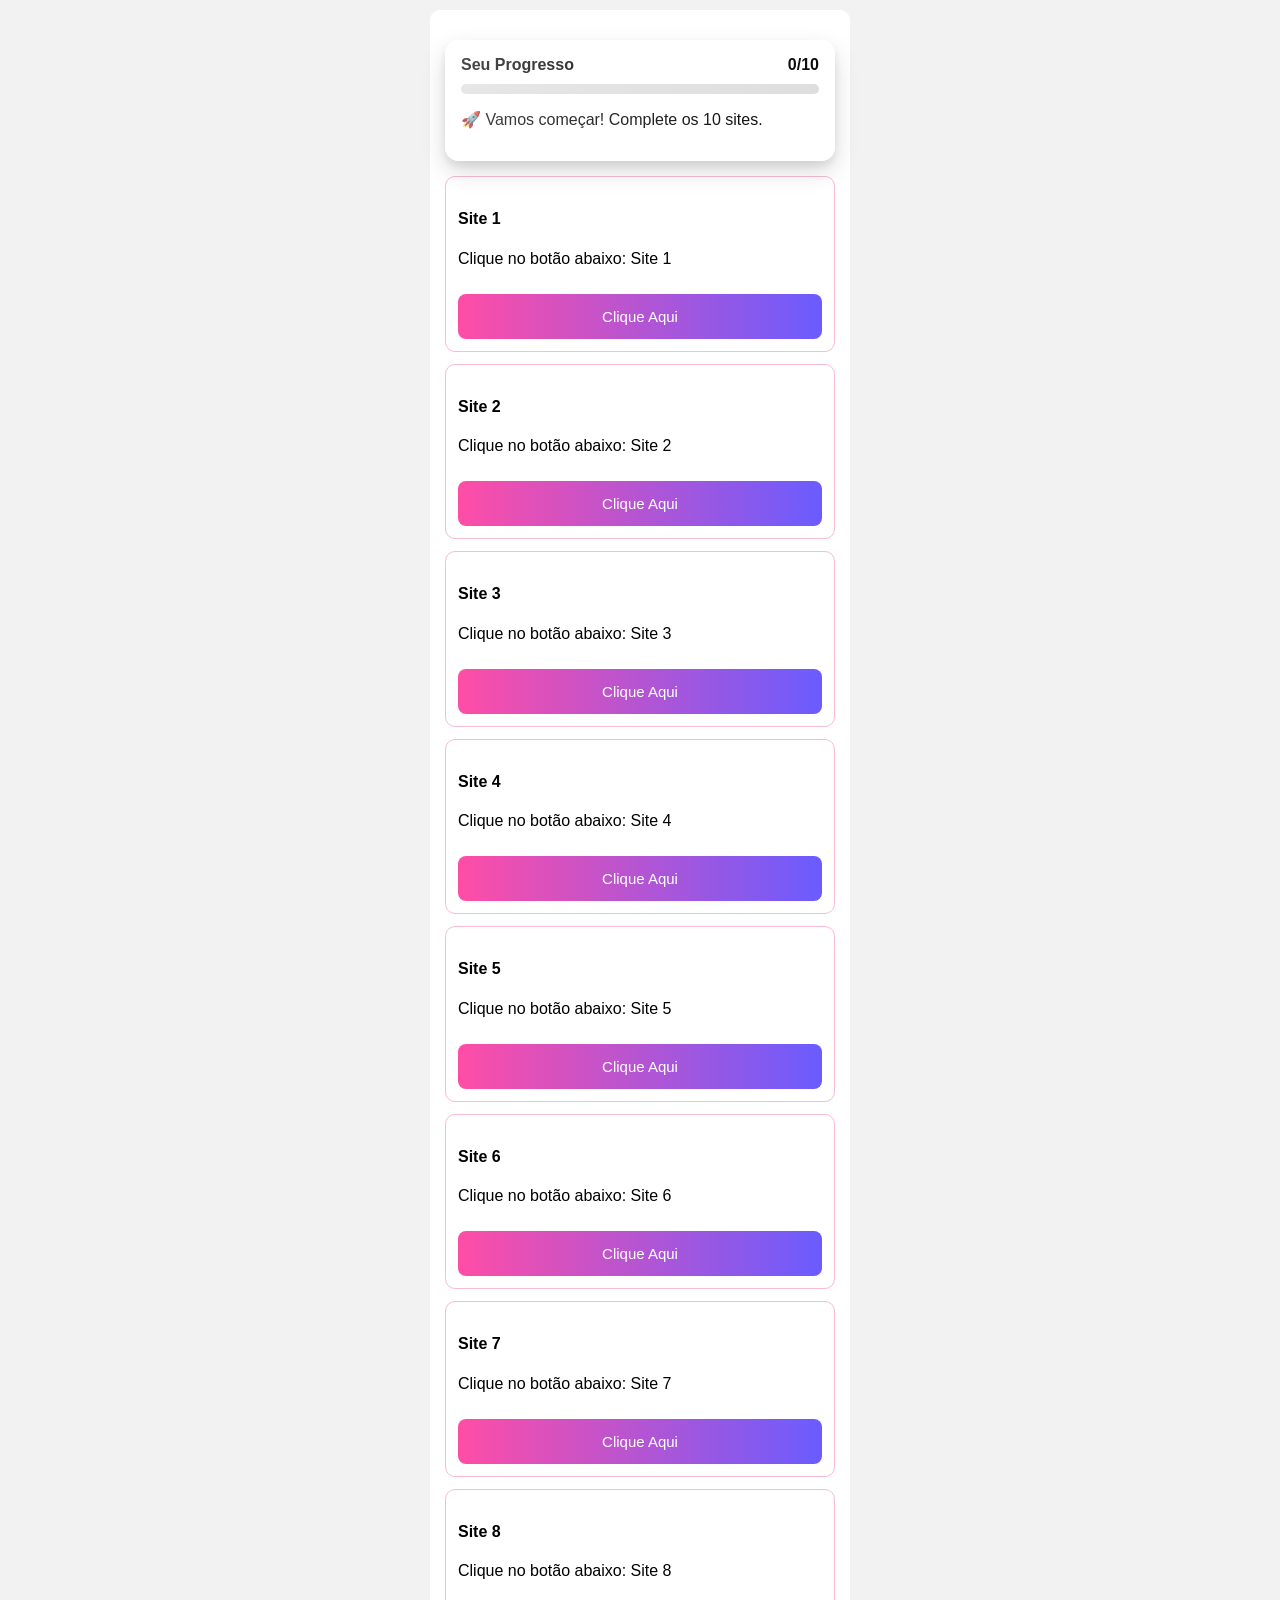
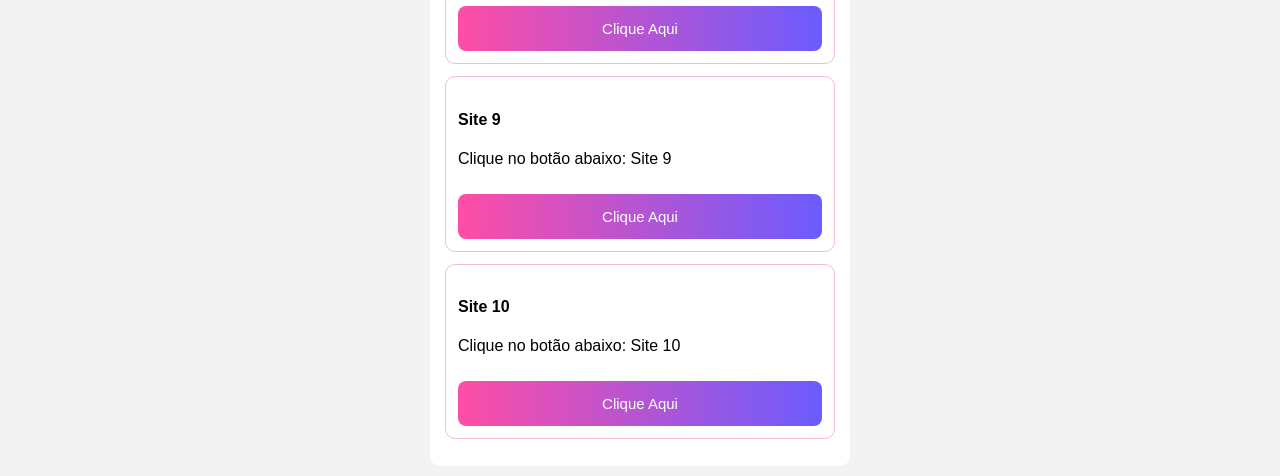
<file: index.html>
<!DOCTYPE html>
<html lang="pt-br">
<head>
<meta charset="UTF-8">
<meta name="viewport" content="width=device-width, initial-scale=1.0">
<link rel="stylesheet" href="style.css">
<title>Bebê Reborn</title>
</head>

<body>

<div class="container">
 

  <div class="progress-box" id="progressBox">
    <div class="progress-top">
      <span>Seu Progresso</span>
      <span id="contador">0/10</span>
    </div>

    <div class="progress-bar">
      <div id="barra"></div>
    </div>

    <p id="textoProgresso">Você precisa completar 10 sites.</p>
  </div>
  <div id="ofertas"></div>
</div>

<!-- POPUP -->
<div class="popup-final" id="popupFinal">
  <div class="popup-box">
    <h3>🎉 Parabéns!</h3>
    <p>Copie o código abaixo e envie no Instagram:</p>

    <div id="codigoBox" style="font-size:22px;font-weight:bold;background:#f2f2f2;padding:15px;border-radius:8px;margin-bottom:15px;">
      CODIGO
    </div>

    <button class="popup-btn" onclick="copiarCodigo(this)">
      Copiar código
    </button>
  </div>
</div>

<script 
  src="script.js">
</script>
</body>
</html>
</file>
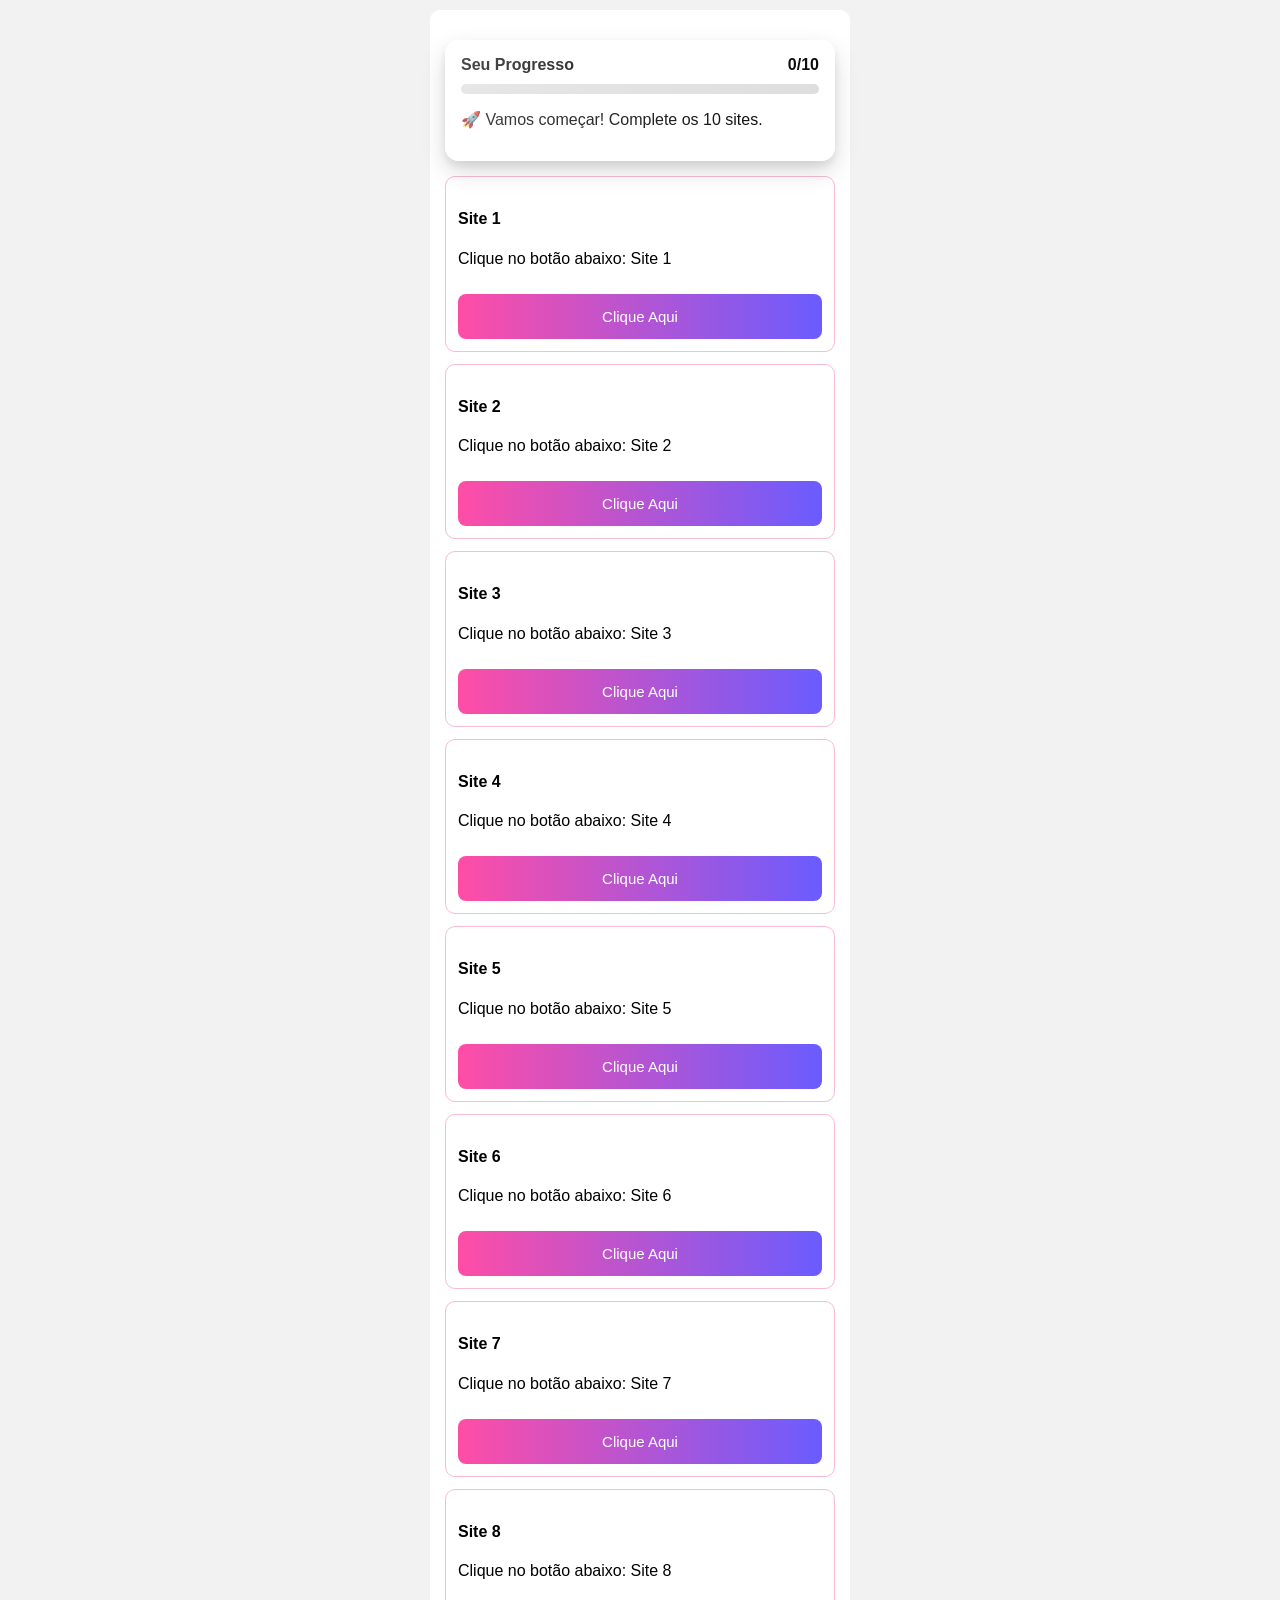
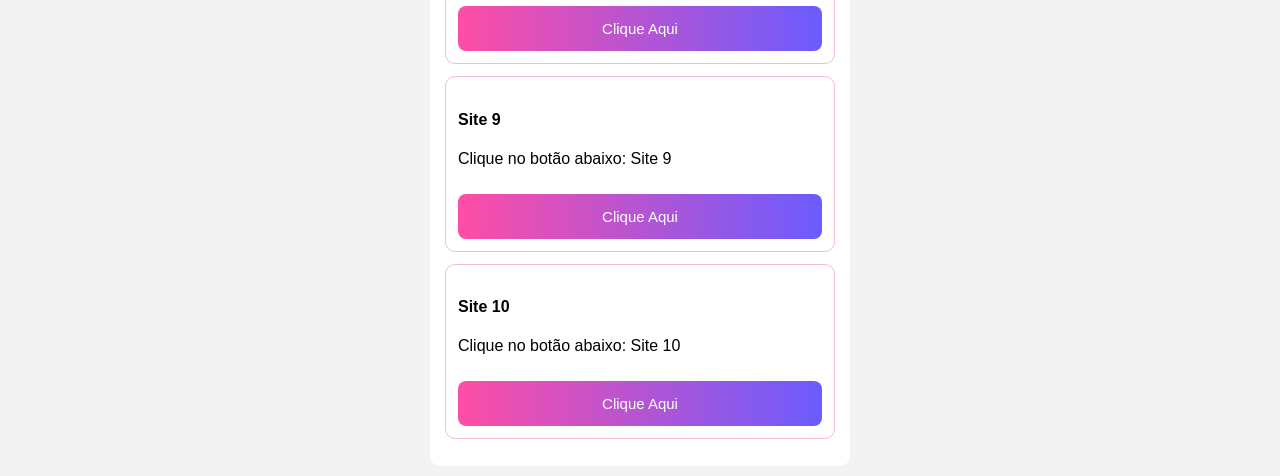
<file: testecodigo.html>
<!DOCTYPE html>
<html lang="pt-br">
<head>
<meta charset="UTF-8">
<meta name="viewport" content="width=device-width, initial-scale=1.0">
<title>Bebê Reborn</title>

<style>
  * { box-sizing: border-box; }

body {
  font-family: Arial;
  background: #f2f2f2;
  margin: 0;
  display: flex;
  justify-content: center;
}

.container {
  width: 100%;
  max-width: 420px;
  background: #fff;
  padding: 15px;
  border-radius: 10px;
  margin: 10px;
}

.header {
  display: flex;
  justify-content: space-between;
  align-items: center;
}

/* PROGRESSO */
.progress-box {
  background: rgba(255, 255, 255, 0.7); /* 🔥 transparente */
  backdrop-filter: blur(10px); /* 🔥 efeito vidro */
  -webkit-backdrop-filter: blur(10px);

  padding: 15px;
  border-radius: 14px;
  margin: 15px 0;

  border: 1px solid rgba(255,255,255,0.4);

  /* 🔥 SOMBRA DE SOBREPOSIÇÃO */
  box-shadow: 
    0 10px 25px rgba(0,0,0,0.15),
    0 5px 10px rgba(0,0,0,0.08);

  position: relative;
  z-index: 2;

  transition: all 0.3s ease;
}

.progress-box::before {
  content: "";
  position: absolute;
  inset: 0;
  border-radius: 14px;

  background: linear-gradient(
    120deg,
    rgba(255,255,255,0.3),
    rgba(255,255,255,0)
  );

  pointer-events: none;
}

.progress-top {
  display: flex;
  justify-content: space-between;
  font-weight: bold;
}

.progress-bar {
  background: #ddd;
  height: 10px;
  border-radius: 10px;
  margin: 10px 0;
}

.progress-bar div {
  height: 100%;
  width: 0%;
  border-radius: 10px;
  position: relative;
  overflow: hidden;

  background: linear-gradient(90deg, #ff4da6, #6a5cff);
  transition: width 0.5s ease, background 0.5s ease;
}

/* 🔥 brilho andando */
.progress-bar div::after {
  content: "";
  position: absolute;
  top: 0;
  left: -100%;
  width: 50%;
  height: 100%;
  background: linear-gradient(
    120deg,
    rgba(255,255,255,0) 0%,
    rgba(255,255,255,0.6) 50%,
    rgba(255,255,255,0) 100%
  );
  animation: brilho 2s infinite;
}

@keyframes brilho {
  0% { left: -100%; }
  100% { left: 150%; }
}

/* FIXO */
.progress-fixed {
  position: fixed;
  top: 0;
  left: 0;
  right: 0;
  max-width: 420px;
  margin: auto;
  z-index: 999;
  border-radius: 0 0 10px 10px;
  box-shadow: 0 5px 10px rgba(0,0,0,0.1);
}

/* OFERTAS */
.oferta {
  border: 1px solid #f8bbd0;
  border-radius: 10px;
  padding: 12px;
  margin-bottom: 12px;
  position: relative;
}

.oferta.clicado {
  border: 2px solid #2ecc71;
  background: #eafaf1;
}

.check {
  position: absolute;
  right: 10px;
  top: 10px;
  color: #2ecc71;
  font-size: 18px;
  display: none;
}

.oferta.clicado .check {
  display: block;
}

.btn {
  margin-top: 10px;
  width: 100%;
  padding: 14px;
  border: none;
  color: white;
  border-radius: 8px;
  background: linear-gradient(to right, #ff4da6, #6a5cff);
  font-size: 15px;
  transition: all 0.3s ease;
}

.btn.clicado {
  background: #2ecc71;
}

/* POPUP */
.popup-final {
  position: fixed;
  top: 0;
  left: 0;
  width: 100%;
  height: 100%;
  background: rgba(0,0,0,0.8);
  display: none;
  justify-content: center;
  align-items: center;
  z-index: 9999;
}

.popup-box {
  background: #fff;
  padding: 25px;
  border-radius: 12px;
  text-align: center;
  width: 90%;
  max-width: 350px;
  animation: aparecer 0.3s ease;
}

.popup-btn {
  width: 100%;
  padding: 15px;
  border: none;
  border-radius: 8px;
  background: linear-gradient(to right, #ff4da6, #6a5cff);
  color: white;
  font-size: 16px;
}

@keyframes aparecer {
  from { transform: scale(0.8); opacity: 0; }
  to { transform: scale(1); opacity: 1; }
}

@keyframes aparecer {
  from { transform: scale(0.8); opacity: 0; }
  to { transform: scale(1); opacity: 1; }
}
</style>


</head>

<body>

<div class="container">
 

  <div class="progress-box" id="progressBox">
    <div class="progress-top">
      <span>Seu Progresso</span>
      <span id="contador">0/10</span>
    </div>

    <div class="progress-bar">
      <div id="barra"></div>
    </div>

    <p id="textoProgresso">Você precisa completar 10 sites.</p>
  </div>
  <div id="ofertas"></div>
</div>

<!-- POPUP -->
<div class="popup-final" id="popupFinal">
  <div class="popup-box">
    <h3>🎉 Parabéns!</h3>
    <p>Copie o código abaixo e envie no Instagram:</p>

    <div id="codigoBox" style="font-size:22px;font-weight:bold;background:#f2f2f2;padding:15px;border-radius:8px;margin-bottom:15px;">
      CODIGO
    </div>

    <button class="popup-btn" onclick="copiarCodigo(this)">
      Copiar código
    </button>
  </div>
</div>

<script>
// =======================
// CONFIG
// =======================
const TEMPO_MINIMO = 5000; // 5 segundos
const TEMPO_COOLDOWN = 60 * 60 * 1000; // 1 hora

// =======================
// CÓDIGOS
// =======================
const codigos = [
  "A1B2C3","D4E5F6","G7H8I9","J1K2L3","M4N5O6",
  "P7Q8R9","S1T2U3","V4W5X6","Y7Z8A9","B1C2D3"
];

// =======================
// LINKS
// =======================
const links = [
"https://pwd.entrafacil.com.br/pwd-1/#gsc.tab=0&gsc.q=consultoria%20em%20redução%20de%20custos%20empresariais&gsc.ref=more%3Aad",
"https://pwd.entrafacil.com.br/pwd-2/#gsc.tab=0&gsc.q=consultoria%20em%20finanças%20corporativas&gsc.ref=more%3Aad",
"https://pwd.entrafacil.com.br/pwd-3/#gsc.tab=0&gsc.q=consultoria%20em%20transformação%20digital%20para%20empresas&gsc.ref=more%3Aad",
"https://pwd.entrafacil.com.br/pwd-4/#gsc.tab=0&gsc.q=Consultoria%20em%20gestão%20empresarial&gsc.ref=more%3Aad",
"https://pwd.entrafacil.com.br/pwd-5/#gsc.tab=0&gsc.q=Consultoria%20empresarial&gsc.ref=more%3Aad",
"https://pwd.entrafacil.com.br/pwd-6/#gsc.tab=0&gsc.q=empresa%20especializada%20em%20compliance%20fiscal&gsc.ref=more%3Aad",
"https://pwd.entrafacil.com.br/pwd-7/#gsc.tab=0&gsc.q=consultoria%20em%20controladoria%20empresarial&gsc.ref=more%3Aad",
"https://pwd.entrafacil.com.br/pwd-8/#gsc.tab=0&gsc.q=Consultoria%20em%20reestruturação%20financeira%20para%20empresas&gsc.ref=more%3Aad",
"https://pwd.entrafacil.com.br/pwd-9/#gsc.tab=0&gsc.q=consultoria%20em%20transformação%20digital%20para%20indústrias&gsc.ref=more%3Aad",
"https://pwd.entrafacil.com.br/pwd-10/#gsc.tab=0&gsc.q=life%20insurance%20quote&gsc.ref=more%3Aad","https://pwd.entrafacil.com.br/pwd-11/#gsc.tab=0&gsc.q=Consultoria%20de%20reestruturação%20empresarial&gsc.ref=more%3Aad","https://pwd.entrafacil.com.br/pwd-12/#gsc.tab=0&gsc.q=Treinamento%20corporativo%20em%20segurança%20digital&gsc.ref=more%3Aad","https://pwd.entrafacil.com.br/pwd-13/#gsc.tab=0&gsc.q=Consultoria%20em%20inovação%20empresarial&gsc.ref=more%3Aad","https://pwd.entrafacil.com.br/pwd-14/#gsc.tab=0&gsc.q=Tratamento%20avançado%20para%20alcoolismo%20com%20internação&gsc.ref=more%3Aad","https://pwd.entrafacil.com.br/pwd-15/#gsc.tab=0&gsc.q=Automação%20de%20processos%20empresariais&gsc.ref=more%3Aad","https://pwd.entrafacil.com.br/pwd-16/#gsc.tab=0&gsc.q=Centro%20especializado%20em%20dependência%20química%20em%20SP&gsc.ref=more%3Aad","https://pwd.entrafacil.com.br/pwd-17/#gsc.tab=0&gsc.q=Energia%20solar&gsc.ref=more%3Aad","https://pwd.entrafacil.com.br/pwd-18/#gsc.tab=0&gsc.q=Consultoria%20para%20franquias%20empresariais&gsc.ref=more%3Aad","https://pwd.entrafacil.com.br/pwd-19/#gsc.tab=0&gsc.q=Clínica%20para%20jovens%20com%20transtornos%20comportamentais&gsc.ref=more%3Aad", "https://pwd.entrafacil.com.br/pwd-20/#gsc.tab=0&gsc.q=consultoria%20em%20sustentabilidade%20empresarial&gsc.ref=more%3Aad","https://pwd.entrafacil.com.br/pwd-21/#gsc.tab=0&gsc.q=Consultoria%20em%20governança%20corporativa&gsc.ref=more%3Aad","https://pwd.entrafacil.com.br/pwd-21/#gsc.tab=0&gsc.q=Consultoria%20em%20governança%20corporativa&gsc.ref=more%3Aad","https://pwd.entrafacil.com.br/pwd-23/#gsc.tab=0&gsc.q=Escritório%20de%20advocacia%20empresarial%20SP&gsc.ref=more%3Aad","https://pwd.entrafacil.com.br/pwd-24/#gsc.tab=0&gsc.q=Consultoria%20empresarial%20para%20fusões%20e%20aquisições&gsc.ref=more%3Aad","https://pwd.entrafacil.com.br/pwd-25/#gsc.tab=0&gsc.q=Assessoria%20jurídica%20para%20startups&gsc.ref=more%3Aad","https://pwd.entrafacil.com.br/pwd-26/#gsc.tab=0&gsc.q=Implementação%20de%20energia%20solar%20em%20empresas&gsc.ref=more%3Aad","https://pwd.entrafacil.com.br/pwd-27/#gsc.tab=0&gsc.q=Consultoria%20de%20compliance%20ambiental&gsc.ref=more%3Aad","https://pwd.entrafacil.com.br/pwd-28/#gsc.tab=0&gsc.q=Consultoria%20em%20compliance%20empresarial&gsc.ref=more%3Aad","https://pwd.entrafacil.com.br/pwd-29/#gsc.tab=0&gsc.q=Tratamento%20de%20dependência%20química&gsc.ref=more%3Aad","https://pwd.entrafacil.com.br/pwd-30/#gsc.tab=0&gsc.q=Consultoria%20para%20reestruturação%20de%20empresas%20em%20crise&gsc.ref=more%3Aad","https://pwd.entrafacil.com.br/pwd-31/#gsc.tab=0&gsc.q=Consultoria%20para%20abertura%20de%20franquias&gsc.ref=more%3Aad","https://pwd.entrafacil.com.br/pwd-32/#gsc.tab=0&gsc.q=Plataformas%20de%20segurança%20digital%20para%20corporações&gsc.ref=more%3Aad","https://pwd.entrafacil.com.br/pwd-33/#gsc.tab=0&gsc.q=Treinamento%20em%20vendas%20para%20times%20corporativos&gsc.ref=more%3Aad","https://pwd.entrafacil.com.br/pwd-34/#gsc.tab=0&gsc.q=Planejamento%20estratégico%20para%20negócios%20escaláveis&gsc.ref=more%3Aad","https://pwd.entrafacil.com.br/pwd-35/#gsc.tab=0&gsc.q=Mentoria%20para%20executivos%20C-level&gsc.ref=more%3Aad","https://pwd.entrafacil.com.br/pwd-36/#gsc.tab=0&gsc.q=enxadinha%20de%20jardim&gsc.ref=more%3Aad","https://pwd.entrafacil.com.br/pwd-37/#gsc.tab=0&gsc.q=psicólogo%20online%20preço&gsc.ref=more%3Aad","https://pwd.entrafacil.com.br/pwd-38/#gsc.tab=0&gsc.q=Consultoria%20em%20proteção%20de%20dados%20LGPD&gsc.ref=more%3Aad","https://pwd.entrafacil.com.br/pwd-39/#gsc.tab=0&gsc.q=Instalação%20de%20sistemas%20fotovoltaicos&gsc.ref=more%3Aad","https://pwd.entrafacil.com.br/pwd-40/#gsc.tab=0&gsc.q=Clínica%20de%20reabilitação&gsc.ref=more%3Aad","https://pwd.entrafacil.com.br/pwd-41/#gsc.tab=0&gsc.q=Consultoria%20em%20reorganização%20societária&gsc.ref=more%3Aad","https://pwd.entrafacil.com.br/pwd-42/#gsc.tab=0&gsc.q=Consultoria%20de%20planejamento%20de%20carreira&gsc.ref=more%3Aad","https://pwd.entrafacil.com.br/pwd-43/#gsc.tab=0&gsc.q=Estratégias%20de%20crescimento%20para%20startups&gsc.ref=more%3Aad","https://pwd.entrafacil.com.br/pwd-44/#gsc.tab=0&gsc.q=Cursos%20online&gsc.ref=more%3Aad","https://pwd.entrafacil.com.br/pwd-45/#gsc.tab=0&gsc.q=Consultoria%20empresarial%20especializada%20em%20fusões%20e%20aquisições&gsc.ref=more%3Aad","https://pwd.entrafacil.com.br/pwd-46/#gsc.tab=0&gsc.q=Internação%20involuntária%20para%20dependentes%20químicos&gsc.ref=more%3Aad","https://pwd.entrafacil.com.br/pwd-47/#gsc.tab=0&gsc.q=Especialista%20em%20compliance%20financeiro%20internacional&gsc.ref=more%3Aad","https://pwd.entrafacil.com.br/pwd-48/#gsc.tab=0&gsc.q=Clínica%20de%20reabilitação%20de%20alto%20padrão&gsc.ref=more%3Aad","https://pwd.entrafacil.com.br/pwd-49/#gsc.tab=0&gsc.q=MBA%20em%20gestão%20de%20pessoas&gsc.ref=more%3Aad","https://pwd.entrafacil.com.br/pwd-50/#gsc.tab=0&gsc.q=MBA%20em%20gestão%20de%20projetos&gsc.ref=more%3Aad","https://pwd.entrafacil.com.br/pwd-51/#gsc.tab=0&gsc.q=mba%20em%20gestão%20empresarial&gsc.ref=more%3Aad","https://pwd.entrafacil.com.br/pwd-52/#gsc.tab=0&gsc.q=mba%20em%20gestão%20financeira&gsc.ref=more%3Aad","https://pwd.entrafacil.com.br/pwd-53/#gsc.tab=0&gsc.q=marketing%20digital%20para%20empresas&gsc.ref=more%3Aad","https://pwd.entrafacil.com.br/pwd-54/#gsc.tab=0&gsc.q=Soluções%20de%20segurança%20digital%20para%20grandes%20empresas&gsc.ref=more%3Aad","https://pwd.entrafacil.com.br/pwd-55/#gsc.tab=0&gsc.q=advogado%20trabalhista%20especializado&gsc.ref=more%3Aad","https://pwd.entrafacil.com.br/pwd-56/#gsc.tab=0&gsc.q=Consultoria%20jurídica%20para%20startups%20em%20crescimento&gsc.ref=more%3Aad","https://pwd.entrafacil.com.br/pwd-57/#gsc.tab=0&gsc.q=treinamento%20de%20equipes%20de%20vendas&gsc.ref=more%3Aad","https://pwd.entrafacil.com.br/pwd-58/#gsc.tab=0&gsc.q=cursos%20virtuais&gsc.ref=more%3Aad","https://pwd.entrafacil.com.br/pwd-59/#gsc.tab=0&gsc.q=Consultoria%20empresarial%20especializada%20em%20crescimento&gsc.ref=more%3Aad","https://pwd.entrafacil.com.br/pwd-60/#gsc.tab=0&gsc.q=Consultoria%20em%20gestão%20de%20riscos%20empresariais&gsc.ref=more%3Aad","https://pwd.entrafacil.com.br/pwd-61/#gsc.tab=0&gsc.q=Plataformas%20de%20e-commerce%20empresarial&gsc.ref=more%3Aad","https://pwd.entrafacil.com.br/pwd-62/#gsc.tab=0&gsc.q=Consultoria%20jurídica%20para%20abertura%20de%20empresas&gsc.ref=more%3Aad","https://pwd.entrafacil.com.br/pwd-63/#gsc.tab=0&gsc.q=consultoria%20jurídica%20empresarial&gsc.ref=more%3Aad","https://pwd.entrafacil.com.br/pwd-64/#gsc.tab=0&gsc.q=Curso%20de%20trader%20profissional&gsc.ref=more%3Aad","https://pwd.entrafacil.com.br/pwd-65/#gsc.tab=0&gsc.q=clínica%20de%20reabilitação%20para%20dependentes%20químicos&gsc.ref=more%3Aad","https://pwd.entrafacil.com.br/pwd-66/#gsc.tab=0&gsc.q=Consultoria%20de%20marketing%20digital%20para%20startupsl&gsc.ref=more%3Aad","https://pwd.entrafacil.com.br/pwd-67/#gsc.tab=0&gsc.q=consultoria%20empresarial&gsc.ref=more%3Aad","https://pwd.entrafacil.com.br/pwd-68/#gsc.tab=0&gsc.q=clínica%20para%20dependentes%20químicos%20particular&gsc.ref=more%3Aad","https://pwd.entrafacil.com.br/pwd-69/#gsc.tab=0&gsc.q=clinica%20de%20recuperação&gsc.ref=more%3Aad","https://pwd.entrafacil.com.br/pwd-70/#gsc.tab=0&gsc.q=clínica%20de%20recuperação%20de%20dependentes%20químicos&gsc.ref=more%3Aad","https://pwd.entrafacil.com.br/pwd-71/#gsc.tab=0&gsc.q=gestão%20empresarial%20consultoria&gsc.ref=more%3Aad","https://pwd.entrafacil.com.br/pwd-72/#gsc.tab=0&gsc.q=Plano%20de%20transição%20de%20carreira%20para%20líderes&gsc.ref=more%3Aad","https://pwd.entrafacil.com.br/pwd-73/#gsc.tab=0&gsc.q=Consultoria%20de%20marketing%20digital&gsc.ref=more%3Aad","https://pwd.entrafacil.com.br/pwd-74/#gsc.tab=0&gsc.q=Curso%20de%20MBA%20online%20para%20executivos%20de%20finanças&gsc.ref=more%3Aad","https://pwd.entrafacil.com.br/pwd-75/#gsc.tab=0&gsc.q=Certificação%20gestão%20projetos%20profissionais&gsc.ref=more%3Aad","https://pwd.entrafacil.com.br/pwd-76/#gsc.tab=0&gsc.q=Curso%20análise%20dados%20cientista&gsc.ref=more%3Aad","https://pwd.entrafacil.com.br/pwd-77/#gsc.tab=0&gsc.q=Consultoria%20em%20inovação%20tecnológica&gsc.ref=more%3Aad","https://pwd.entrafacil.com.br/pwd-78/#gsc.tab=0&gsc.q=Soluções%20de%20segurança%20cibernética%20corporativa&gsc.ref=more%3Aad","https://pwd.entrafacil.com.br/pwd-79/#gsc.tab=0&gsc.q=Assessoria%20jurídica%20em%20recuperação%20judicial&gsc.ref=more%3Aad","https://pwd.entrafacil.com.br/pwd-80/#gsc.tab=0&gsc.q=segurança%20cibernética%20para%20empresas&gsc.ref=more%3Aad","https://pwd.entrafacil.com.br/pwd-81/#gsc.tab=0&gsc.q=Advogado%20para%20casos%20de%20acidentes%20de%20trabalho&gsc.ref=more%3Aad","https://pwd.entrafacil.com.br/pwd-82/#gsc.tab=0&gsc.q=Consultoria%20em%20SEO&gsc.ref=more%3Aad","https://pwd.entrafacil.com.br/pwd-83/#gsc.tab=0&gsc.q=Desenvolvimento%20de%20liderança%20empresarial&gsc.ref=more%3Aad","https://pwd.entrafacil.com.br/pwd-84/#gsc.tab=0&gsc.q=Consultoria%20em%20segurança%20da%20informação&gsc.ref=more%3Aad","https://pwd.entrafacil.com.br/pwd-85/#gsc.tab=0&gsc.q=Negócios%20locais%20inovadores&gsc.ref=more%3Aad","https://pwd.entrafacil.com.br/pwd-86/#gsc.tab=0&gsc.q=Assessoria%20jurídica%20médica&gsc.ref=more%3Aad","https://pwd.entrafacil.com.br/pwd-87/#gsc.tab=0&gsc.q=Curso%20online%20para%20gerentes%20de%20alto%20desempenho&gsc.ref=more%3Aad","https://pwd.entrafacil.com.br/pwd-88/#gsc.tab=0&gsc.q=Consultoria%20em%20análise%20de%20dados%20empresariais&gsc.ref=more%3Aad"
];

// =======================
// SORTEIO INTELIGENTE
// =======================

// embaralhar
function embaralhar(array) {
  let copia = [...array];

  for (let i = copia.length - 1; i > 0; i--) {
    let j = Math.floor(Math.random() * (i + 1));
    [copia[i], copia[j]] = [copia[j], copia[i]];
  }

  return copia;
}

// pegar links sem repetir (com rotação)
function pegarLinksRodada(qtd) {

  let historico = JSON.parse(localStorage.getItem("historicoLinks")) || [];

  // remove links já usados recentemente
  let disponiveis = links.filter(link => !historico.includes(link));

  // se acabar os links, reinicia
  if (disponiveis.length < qtd) {
    historico = [];
    disponiveis = [...links];
  }

  let embaralhado = embaralhar(disponiveis);
  let selecionados = embaralhado.slice(0, qtd);

  // salva histórico
  historico.push(...selecionados);
  localStorage.setItem("historicoLinks", JSON.stringify(historico));

  return selecionados;
}

let linksSelecionados = JSON.parse(localStorage.getItem("linksSelecionados"));

if (!linksSelecionados || linksSelecionados.length < 10) {
  linksSelecionados = pegarLinksRodada(10);
  localStorage.setItem("linksSelecionados", JSON.stringify(linksSelecionados));
}

// =======================
// ESTADO
// =======================
let cliques = localStorage.getItem("cliques") ? parseInt(localStorage.getItem("cliques")) : 0;
let clicados = localStorage.getItem("clicados") ? JSON.parse(localStorage.getItem("clicados")) : {};

// =======================
// GERAR CÓDIGO
// =======================
function pegarCodigo() {
  let index = localStorage.getItem("codigoIndex")
    ? parseInt(localStorage.getItem("codigoIndex"))
    : 0;

  let codigo = codigos[index];
  index = (index + 1) % codigos.length;

  localStorage.setItem("codigoIndex", index);
  return codigo;
}

// =======================
// COPIAR
// =======================
function copiarCodigo(btn) {
  let codigo = document.getElementById("codigoBox").innerText;

  if (navigator.clipboard && window.isSecureContext) {
    navigator.clipboard.writeText(codigo).then(() => sucesso(btn));
  } else {
    let textarea = document.createElement("textarea");
    textarea.value = codigo;
    document.body.appendChild(textarea);
    textarea.select();
    document.execCommand("copy");
    document.body.removeChild(textarea);
    sucesso(btn);
  }
}

function sucesso(btn) {
  btn.innerHTML = "✔ Código copiado";
  btn.style.background = "#2ecc71";
  btn.disabled = true;

  if (navigator.vibrate) navigator.vibrate(100);
}

// =======================
// CLICK
// =======================
function clicar(id) {
  if (clicados[id]) return;

  localStorage.setItem("siteAtual", id);
  localStorage.setItem("tempoClique", Date.now());

  window.open(linksSelecionados[id - 1], "_self");
}

// =======================
// PROCESSAR RETORNO
// =======================
function processarRetorno() {
  let siteAtual = localStorage.getItem("siteAtual");
  let tempoClique = localStorage.getItem("tempoClique");

  if (siteAtual && tempoClique) {
    let id = parseInt(siteAtual);
    let tempo = Date.now() - parseInt(tempoClique);

    if (tempo >= TEMPO_MINIMO) {

      if (!clicados[id]) {
        clicados[id] = true;
        cliques++;

        localStorage.setItem("cliques", cliques);
        localStorage.setItem("clicados", JSON.stringify(clicados));
      }

      localStorage.removeItem("siteAtual");
      localStorage.removeItem("tempoClique");

      atualizarInterface();
      atualizarTela();

    } else {
      mostrarAviso();
        // 🔥 REMOVE para não tentar novamente
          localStorage.removeItem("siteAtual");
          localStorage.removeItem("tempoClique");
    }
  }
}

// =======================
// AVISO VISUAL
// =======================
function mostrarAviso() {
  if (document.getElementById("avisoTempo")) return;

  let overlay = document.createElement("div");
  overlay.id = "avisoTempo";

  overlay.innerHTML = `
    <div style="
      background:#fff;
      padding:25px;
      border-radius:12px;
      text-align:center;
      width:85%;
      max-width:320px;
      animation: aparecer 0.3s ease;
    ">
      <div style="font-size:40px;">⚠️</div>
      <h3 style="margin:10px 0;">Atenção</h3>
      <p style="font-size:15px;margin-bottom:15px;">
        Você não acessou o site patrocinado.<br>
        Clique no botão abaixo e <b>acesse o  site patrocinado</b>.
      </p>
      <button onclick="fecharAviso()" style="
        width:100%;
        padding:12px;
        border:none;
        border-radius:8px;
        background:#ff4d4d;
        color:#fff;
        font-size:15px;
      ">
        Entendi
      </button>
    </div>
  `;

  overlay.style.position = "fixed";
  overlay.style.top = "0";
  overlay.style.left = "0";
  overlay.style.width = "100%";
  overlay.style.height = "100%";
  overlay.style.background = "rgba(0,0,0,0.7)";
  overlay.style.display = "flex";
  overlay.style.justifyContent = "center";
  overlay.style.alignItems = "center";
  overlay.style.zIndex = "99999";

  document.body.appendChild(overlay);
}

function fecharAviso() {
  let aviso = document.getElementById("avisoTempo");
  if (aviso) aviso.remove();
}

// =======================
// LOOP (INSTAGRAM FIX)
// =======================
setInterval(() => {
  processarRetorno();
}, 800);

window.addEventListener("focus", processarRetorno);

document.addEventListener("visibilitychange", () => {
  if (document.visibilityState === "visible") {
    processarRetorno();
  }
});

// =======================
// INTERFACE
// =======================
const ofertasDiv = document.getElementById("ofertas");

for (let i = 1; i <= 10; i++) {
  const oferta = document.createElement("div");
  oferta.className = "oferta";

  oferta.innerHTML = `
    <span class="check">✔</span>
    <h4>Site ${i}</h4>
    <p>Clique no botão abaixo: Site ${i}</p>
    <button class="btn" onclick="clicar(${i})">
      Clique Aqui
    </button>
  `;

  ofertasDiv.appendChild(oferta);
}

function atualizarInterface() {
  const ofertas = document.querySelectorAll(".oferta");

  ofertas.forEach((oferta, index) => {
    let id = index + 1;

    if (clicados[id]) {
      oferta.classList.add("clicado");

      let btn = oferta.querySelector(".btn");
      btn.classList.add("clicado");
      btn.innerText = "Clicado";
      btn.disabled = true;
    }
  });
}

// =======================
// PROGRESSO
// =======================
function atualizarTela() {
  const contador = document.getElementById("contador");
  const barra = document.getElementById("barra");
  const textoEl = document.getElementById("textoProgresso");

  contador.innerText = cliques + "/10";
  barra.style.width = (cliques * 10) + "%";

  let texto = "";

  if (cliques === 0) {
    texto = "🚀 Vamos começar! Complete os 10 sites.";
  }
  else if (cliques === 1) {
    texto = "🔥 Boa! Você já começou!";
  }
  else if (cliques <= 3) {
    texto = "💪 Continue! Você está indo bem!";
  }
  else if (cliques === 5) {
    texto = "⚡ Metade do caminho!";
  }
  else if (cliques <= 8) {
    texto = "🔥 Você está quase lá!";
  }
  else if (cliques === 9) {
    texto = "🎯 Falta só 1! NÃO PARE!";
  }

  textoEl.innerText = texto;

  // 🎉 FINAL
  if (cliques === 10) {
    let codigo = pegarCodigo();

    document.getElementById("codigoBox").innerText = codigo;
    document.getElementById("popupFinal").style.display = "flex";
    document.body.style.overflow = "hidden";

    localStorage.removeItem("cliques");
    localStorage.removeItem("clicados");

    localStorage.setItem("cooldownFim", Date.now() + TEMPO_COOLDOWN);

    localStorage.removeItem("linksSelecionados");
  }

  if (cliques === 10) {
  barra.style.background = "#2ecc71";

  // 🔥 glow verde
  barra.style.boxShadow = "0 0 15px #2ecc71";

  let codigo = pegarCodigo();

  document.getElementById("codigoBox").innerText = codigo;
  document.getElementById("popupFinal").style.display = "flex";
  document.body.style.overflow = "hidden";

  localStorage.removeItem("cliques");
  localStorage.removeItem("clicados");
}
}

function mostrarBloqueio(tempoRestante) {

  let overlay = document.createElement("div");
  overlay.id = "bloqueioTempo";

  overlay.innerHTML = `
    <div style="
      background:#fff;
      padding:25px;
      border-radius:12px;
      text-align:center;
      width:85%;
      max-width:320px;
    ">
      <h3>⏳ Aguarde</h3>
      <p>Acesso aos sites bloqueados.</p>
      <p>Volte em:</p>
      <h2 id="contadorTempo">00:00</h2> 
    </div>
  `;

  overlay.style.position = "fixed";
  overlay.style.top = "0";
  overlay.style.left = "0";
  overlay.style.width = "100%";
  overlay.style.height = "100%";
  overlay.style.background = "rgba(0,0,0,0.8)";
  overlay.style.display = "flex";
  overlay.style.justifyContent = "center";
  overlay.style.alignItems = "center";
  overlay.style.zIndex = "99999";

  document.body.appendChild(overlay);

  iniciarContador(tempoRestante);
}

function iniciarContador(ms) {
  const el = document.getElementById("contadorTempo");

  let intervalo = setInterval(() => {
    ms -= 1000;

    if (ms <= 0) {
      clearInterval(intervalo);

      document.getElementById("bloqueioTempo").remove();
      localStorage.removeItem("cooldownFim");

      return;
    }

    let horas = Math.floor(ms / 3600000);
    let minutos = Math.floor((ms % 3600000) / 60000);
    let segundos = Math.floor((ms % 60000) / 1000);

    if (horas > 0) {
      el.innerText = `${horas}h ${minutos}m ${segundos}s`;
    } else {
      el.innerText = `${minutos}m ${segundos}s`;
    }
  }, 1000);
}

function verificarCooldown() {
  let fim = localStorage.getItem("cooldownFim");

  if (!fim) return;

  let restante = parseInt(fim) - Date.now();

  if (restante > 0) {
    mostrarBloqueio(restante);
  }
}

// =======================
// INIT
// =======================
atualizarInterface();
atualizarTela();
verificarCooldown();

// =======================
// BARRA FIXA (SCROLL)
// =======================
const progressBox = document.getElementById("progressBox");
const offsetTop = progressBox.offsetTop;

window.addEventListener("scroll", () => {
  if (window.scrollY > offsetTop) {
    progressBox.classList.add("progress-fixed");
    document.body.style.paddingTop = progressBox.offsetHeight + "px";
  } else {
    progressBox.classList.remove("progress-fixed");
    document.body.style.paddingTop = "0px";
  }
});
</script>
</body>
</html>
</file>
<file: style.css>
* { box-sizing: border-box; }

body {
  font-family: Arial;
  background: #f2f2f2;
  margin: 0;
  display: flex;
  justify-content: center;
}

.container {
  width: 100%;
  max-width: 420px;
  background: #fff;
  padding: 15px;
  border-radius: 10px;
  margin: 10px;
}

.header {
  display: flex;
  justify-content: space-between;
  align-items: center;
}

/* PROGRESSO */
.progress-box {
  background: rgba(255, 255, 255, 0.7); /* 🔥 transparente */
  backdrop-filter: blur(10px); /* 🔥 efeito vidro */
  -webkit-backdrop-filter: blur(10px);

  padding: 15px;
  border-radius: 14px;
  margin: 15px 0;

  border: 1px solid rgba(255,255,255,0.4);

  /* 🔥 SOMBRA DE SOBREPOSIÇÃO */
  box-shadow: 
    0 10px 25px rgba(0,0,0,0.15),
    0 5px 10px rgba(0,0,0,0.08);

  position: relative;
  z-index: 2;

  transition: all 0.3s ease;
}

.progress-box::before {
  content: "";
  position: absolute;
  inset: 0;
  border-radius: 14px;

  background: linear-gradient(
    120deg,
    rgba(255,255,255,0.3),
    rgba(255,255,255,0)
  );

  pointer-events: none;
}

.progress-top {
  display: flex;
  justify-content: space-between;
  font-weight: bold;
}

.progress-bar {
  background: #ddd;
  height: 10px;
  border-radius: 10px;
  margin: 10px 0;
}

.progress-bar div {
  height: 100%;
  width: 0%;
  border-radius: 10px;
  position: relative;
  overflow: hidden;

  background: linear-gradient(90deg, #ff4da6, #6a5cff);
  transition: width 0.5s ease, background 0.5s ease;
}

/* 🔥 brilho andando */
.progress-bar div::after {
  content: "";
  position: absolute;
  top: 0;
  left: -100%;
  width: 50%;
  height: 100%;
  background: linear-gradient(
    120deg,
    rgba(255,255,255,0) 0%,
    rgba(255,255,255,0.6) 50%,
    rgba(255,255,255,0) 100%
  );
  animation: brilho 2s infinite;
}

@keyframes brilho {
  0% { left: -100%; }
  100% { left: 150%; }
}

/* FIXO */
.progress-fixed {
  position: fixed;
  top: 0;
  left: 0;
  right: 0;
  max-width: 420px;
  margin: auto;
  z-index: 999;
  border-radius: 0 0 10px 10px;
  box-shadow: 0 5px 10px rgba(0,0,0,0.1);
}

/* OFERTAS */
.oferta {
  border: 1px solid #f8bbd0;
  border-radius: 10px;
  padding: 12px;
  margin-bottom: 12px;
  position: relative;
}

.oferta.clicado {
  border: 2px solid #2ecc71;
  background: #eafaf1;
}

.check {
  position: absolute;
  right: 10px;
  top: 10px;
  color: #2ecc71;
  font-size: 18px;
  display: none;
}

.oferta.clicado .check {
  display: block;
}

.btn {
  margin-top: 10px;
  width: 100%;
  padding: 14px;
  border: none;
  color: white;
  border-radius: 8px;
  background: linear-gradient(to right, #ff4da6, #6a5cff);
  font-size: 15px;
  transition: all 0.3s ease;
}

.btn.clicado {
  background: #2ecc71;
}

/* POPUP */
.popup-final {
  position: fixed;
  top: 0;
  left: 0;
  width: 100%;
  height: 100%;
  background: rgba(0,0,0,0.8);
  display: none;
  justify-content: center;
  align-items: center;
  z-index: 9999;
}

.popup-box {
  background: #fff;
  padding: 25px;
  border-radius: 12px;
  text-align: center;
  width: 90%;
  max-width: 350px;
  animation: aparecer 0.3s ease;
}

.popup-btn {
  width: 100%;
  padding: 15px;
  border: none;
  border-radius: 8px;
  background: linear-gradient(to right, #ff4da6, #6a5cff);
  color: white;
  font-size: 16px;
}

@keyframes aparecer {
  from { transform: scale(0.8); opacity: 0; }
  to { transform: scale(1); opacity: 1; }
}

@keyframes aparecer {
  from { transform: scale(0.8); opacity: 0; }
  to { transform: scale(1); opacity: 1; }
}
</file>
